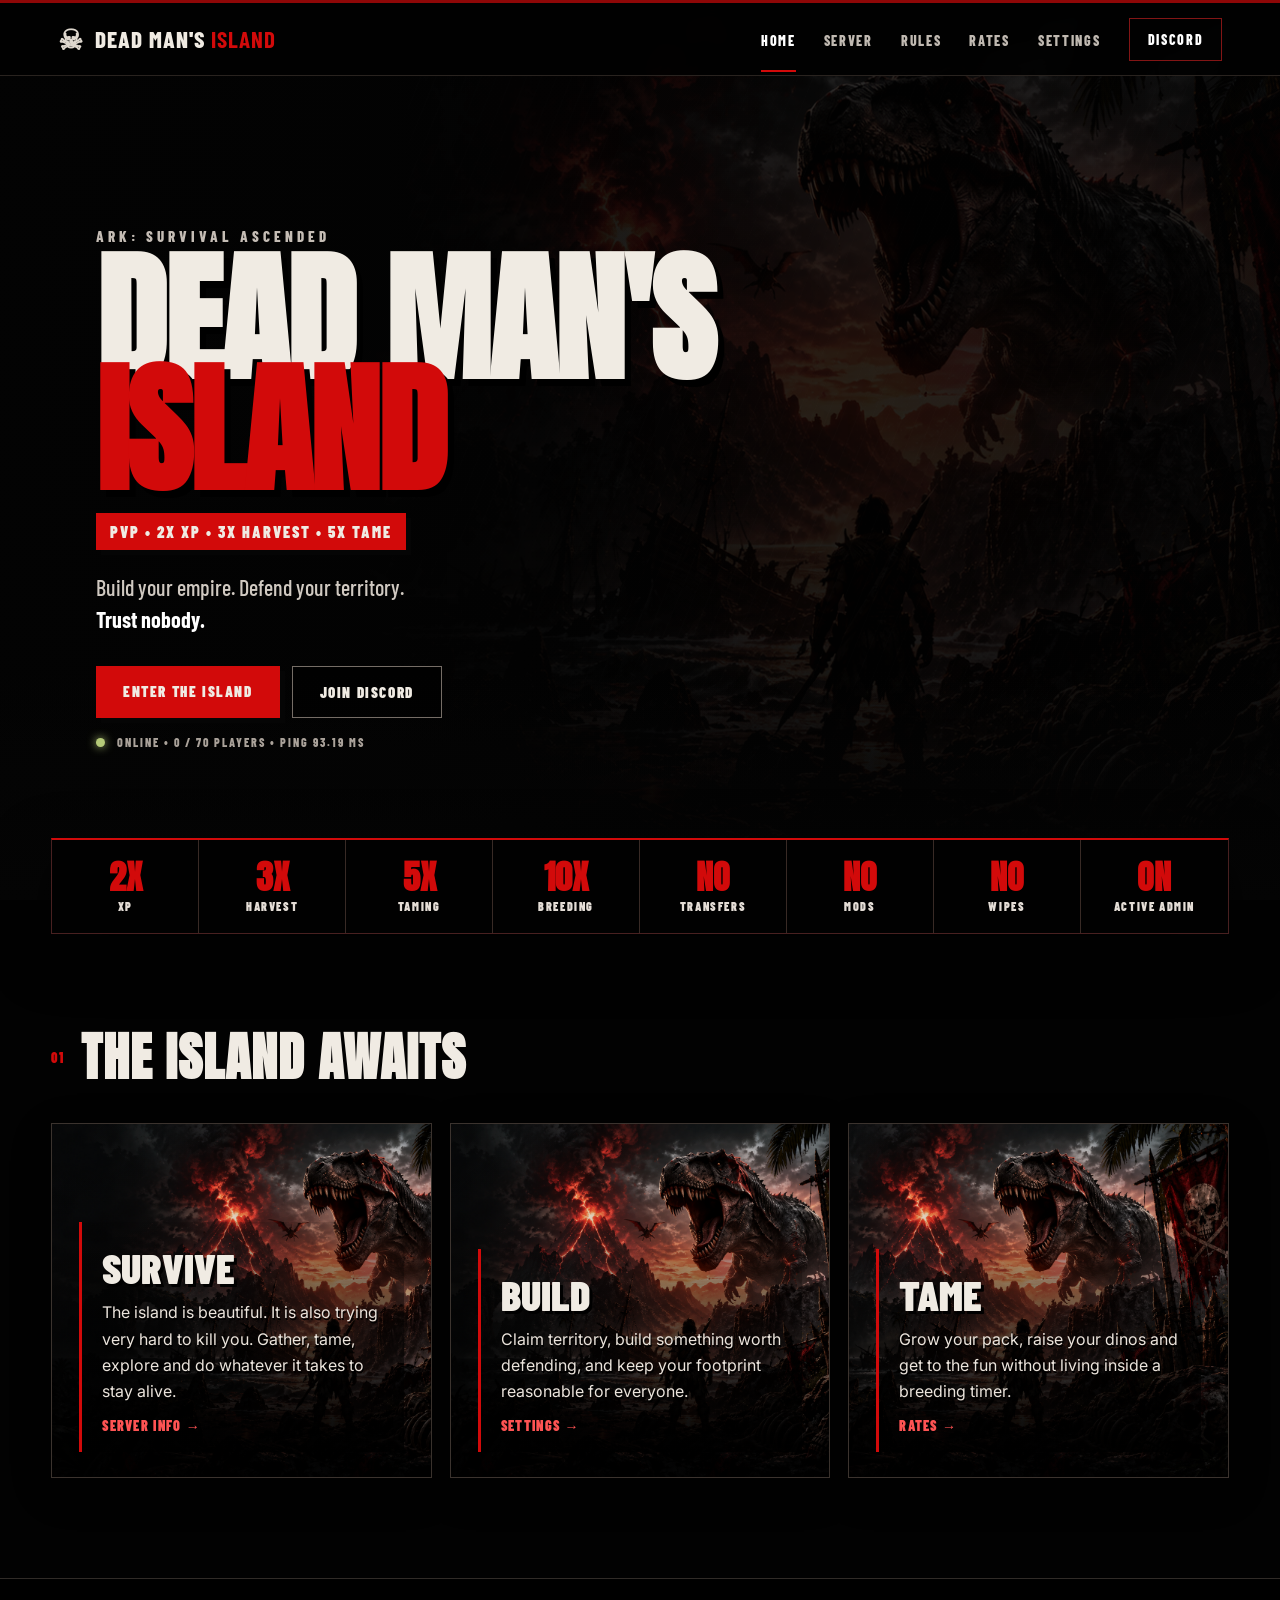
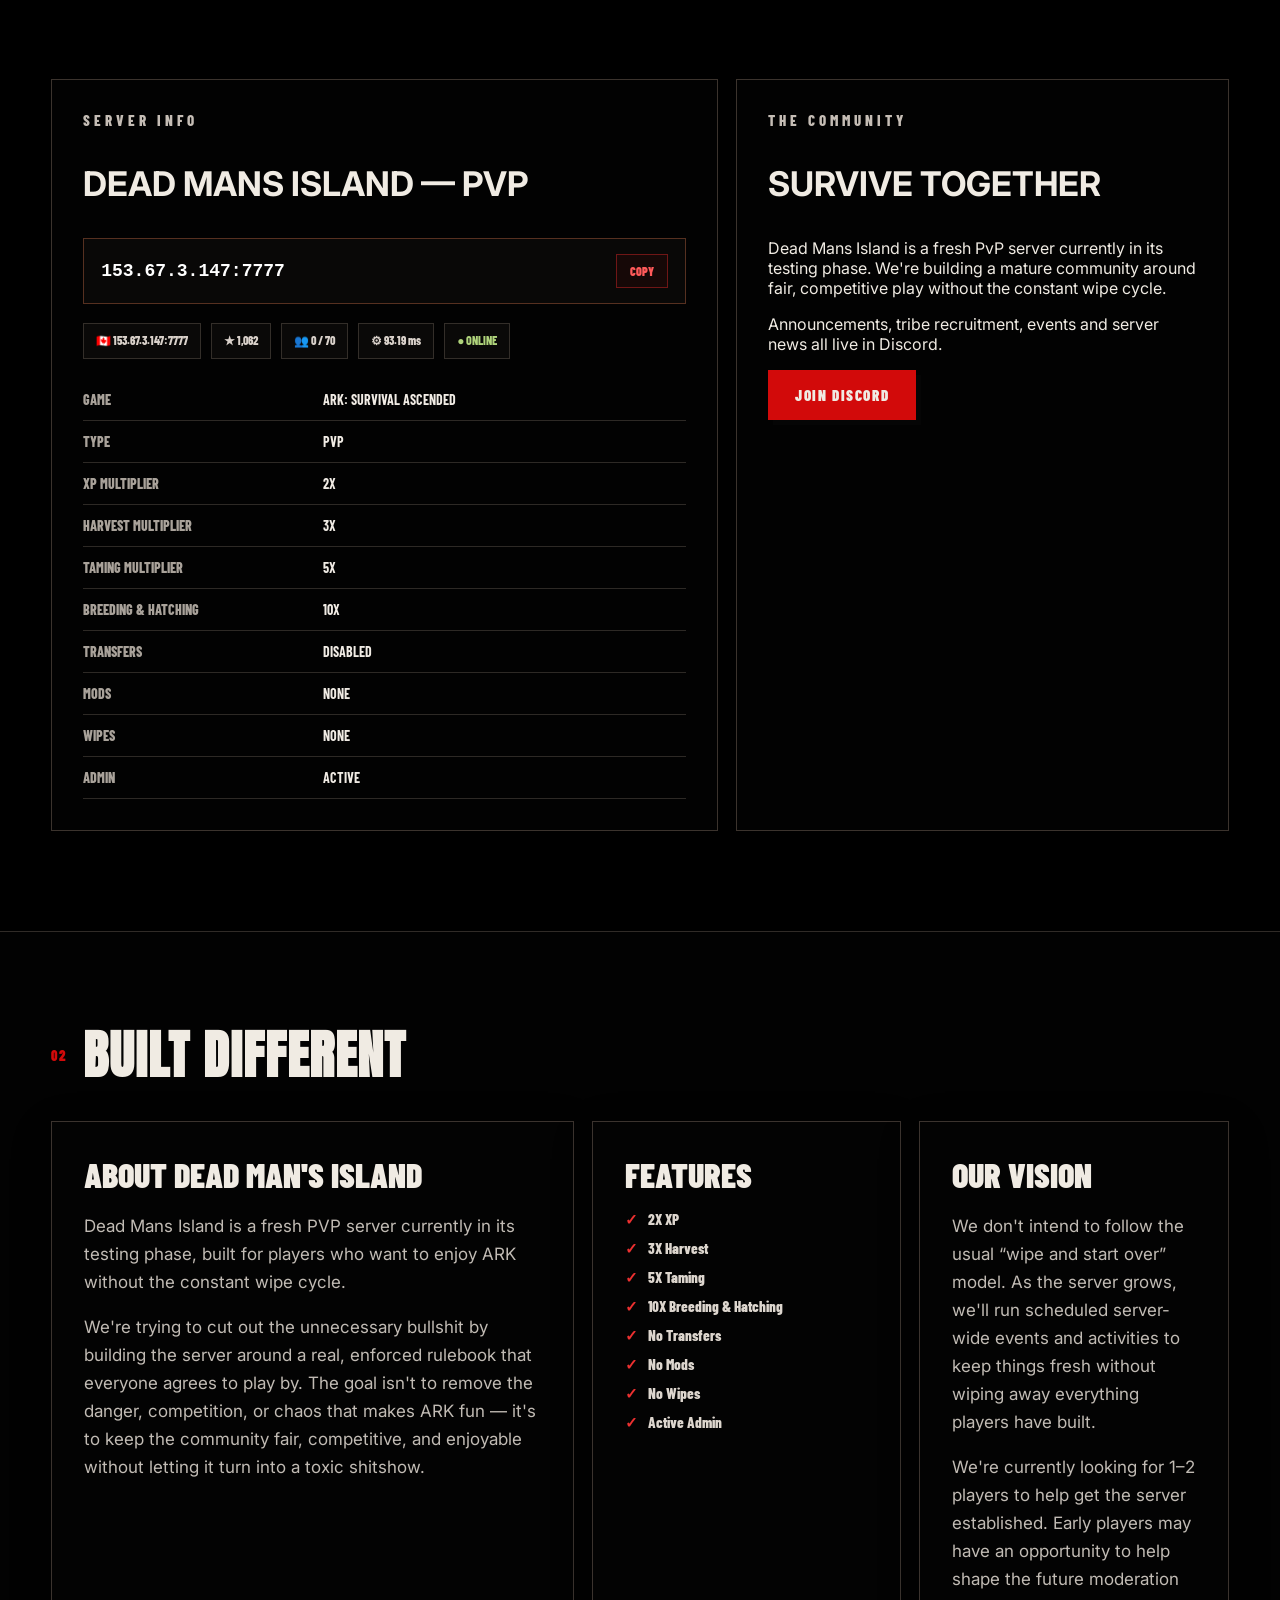
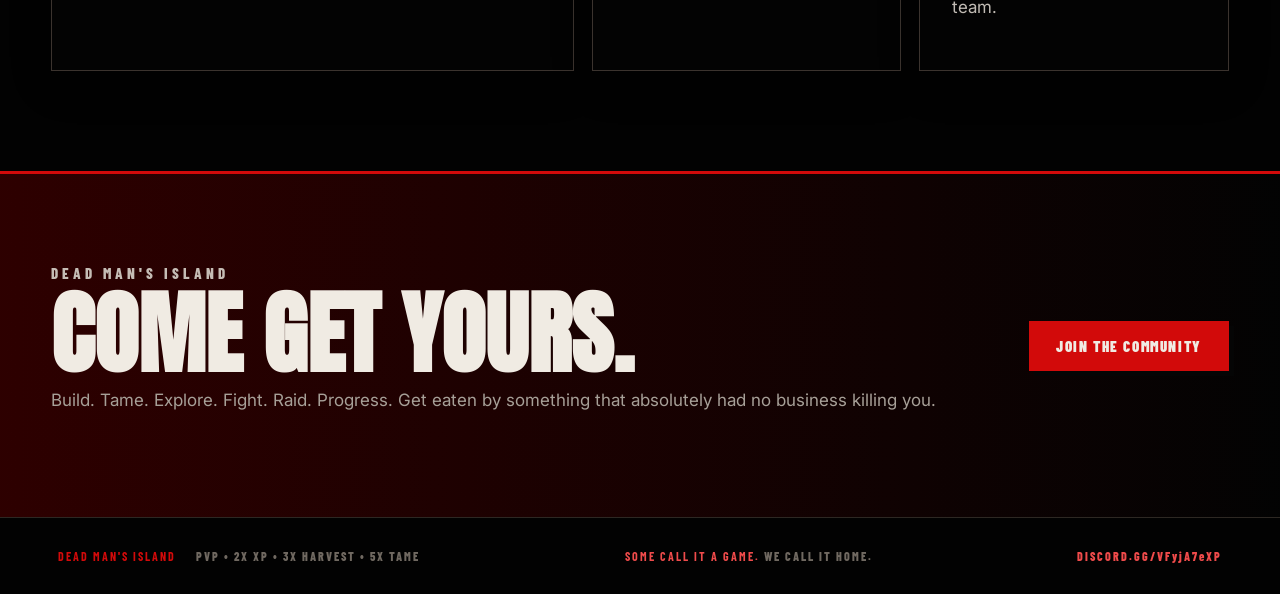
<file: index.html>
<!doctype html><html lang="en"><head><meta charset="utf-8"><meta name="viewport" content="width=device-width,initial-scale=1"><title>Home — Dead Man's Island</title><link rel="stylesheet" href="style.css"></head><body><header class="site-header">
  <a class="logo" href="index.html"><span class="skull">☠</span><span>DEAD MAN'S <b>ISLAND</b></span></a>
  <button class="menu-toggle" aria-label="Open menu">☰</button>
  <nav class="nav-links">
    <a href="index.html">HOME</a><a href="server.html">SERVER</a><a href="rules.html">RULES</a><a href="rates.html">RATES</a><a href="settings.html">SETTINGS</a>
    <a class="discord-link" href="https://discord.gg/VFyjA7eXP" target="_blank" rel="noopener">DISCORD</a>
  </nav>
</header>
<section class="hero"><div class="hero-content">
<div class="eyebrow">ARK: SURVIVAL ASCENDED</div>
<h1>DEAD MAN'S<br><span>ISLAND</span></h1>
<div class="sub">PVP • 2X XP • 3X HARVEST • 5X TAME</div>
<p>Build your empire. Defend your territory.<br><strong>Trust nobody.</strong></p>
<div class="actions"><a class="btn red" href="server.html">ENTER THE ISLAND</a><a class="btn ghost" href="https://discord.gg/VFyjA7eXP" target="_blank" rel="noopener">JOIN DISCORD</a></div>
<div class="status"><i></i> ONLINE • 0 / 70 PLAYERS • PING 93.19 MS</div>
</div></section>

<div class="quick-rates">
<div class="q"><b>2X</b><span>XP</span></div><div class="q"><b>3X</b><span>HARVEST</span></div><div class="q"><b>5X</b><span>TAMING</span></div><div class="q"><b>10X</b><span>BREEDING</span></div>
<div class="q"><b>NO</b><span>TRANSFERS</span></div><div class="q"><b>NO</b><span>MODS</span></div><div class="q"><b>NO</b><span>WIPES</span></div><div class="q"><b>ON</b><span>ACTIVE ADMIN</span></div>
</div>

<section class="section"><div class="wrap"><div class="section-head"><span class="num">01</span><h2>THE ISLAND AWAITS</h2></div>
<div class="grid3">
<article class="panel image-card" style="background-image:url('assets/island.jpg');background-position:center"><div class="inner"><h3>SURVIVE</h3><p>The island is beautiful. It is also trying very hard to kill you. Gather, tame, explore and do whatever it takes to stay alive.</p><a class="link-arrow" href="server.html">SERVER INFO →</a></div></article>
<article class="panel image-card" style="background-image:url('assets/hero.jpg');background-position:67% center"><div class="inner"><h3>BUILD</h3><p>Claim territory, build something worth defending, and keep your footprint reasonable for everyone.</p><a class="link-arrow" href="settings.html">SETTINGS →</a></div></article>
<article class="panel image-card" style="background-image:url('assets/hero.jpg');background-position:93% center"><div class="inner"><h3>TAME</h3><p>Grow your pack, raise your dinos and get to the fun without living inside a breeding timer.</p><a class="link-arrow" href="rates.html">RATES →</a></div></article>
</div></div></section>

<section class="darkband"><div class="section"><div class="wrap">
<div class="info-list">
<div class="info-box"><div class="eyebrow">SERVER INFO</div><h3>DEAD MANS ISLAND — PVP</h3>
<div class="server-address"><code>153.67.3.147:7777</code><button class="copy-btn" onclick="copyAddress()">COPY</button></div>
<div class="listing-meta"><span class="badge">🇨🇦 153.67.3.147:7777</span><span class="badge">★ 1,062</span><span class="badge">👥 0 / 70</span><span class="badge">⚙ 93.19 ms</span><span class="badge online">● ONLINE</span></div>
<div class="stat-table">
<div class="stat-row"><span>GAME</span><b>ARK: SURVIVAL ASCENDED</b></div><div class="stat-row"><span>TYPE</span><b>PVP</b></div><div class="stat-row"><span>XP MULTIPLIER</span><b>2X</b></div><div class="stat-row"><span>HARVEST MULTIPLIER</span><b>3X</b></div><div class="stat-row"><span>TAMING MULTIPLIER</span><b>5X</b></div><div class="stat-row"><span>BREEDING & HATCHING</span><b>10X</b></div><div class="stat-row"><span>TRANSFERS</span><b>DISABLED</b></div><div class="stat-row"><span>MODS</span><b>NONE</b></div><div class="stat-row"><span>WIPES</span><b>NONE</b></div><div class="stat-row"><span>ADMIN</span><b>ACTIVE</b></div>
</div></div>
<div class="info-box"><div class="eyebrow">THE COMMUNITY</div><h3>SURVIVE TOGETHER</h3><p>Dead Mans Island is a fresh PvP server currently in its testing phase. We're building a mature community around fair, competitive play without the constant wipe cycle.</p><p>Announcements, tribe recruitment, events and server news all live in Discord.</p><a class="btn red" href="https://discord.gg/VFyjA7eXP" target="_blank" rel="noopener">JOIN DISCORD</a></div>
</div></div></div></section>

<section class="section"><div class="wrap"><div class="section-head"><span class="num">02</span><h2>BUILT DIFFERENT</h2></div>
<div class="about-grid">
<div class="panel pad"><h3>ABOUT DEAD MAN'S <span class="accent">ISLAND</span></h3><p>Dead Mans Island is a fresh PVP server currently in its testing phase, built for players who want to enjoy ARK without the constant wipe cycle.</p><p>We're trying to cut out the unnecessary bullshit by building the server around a real, enforced rulebook that everyone agrees to play by. The goal isn't to remove the danger, competition, or chaos that makes ARK fun — it's to keep the community fair, competitive, and enjoyable without letting it turn into a toxic shitshow.</p></div>
<div class="panel pad"><h3>FEATURES</h3><ul class="check-list"><li>2X XP</li><li>3X Harvest</li><li>5X Taming</li><li>10X Breeding & Hatching</li><li>No Transfers</li><li>No Mods</li><li>No Wipes</li><li>Active Admin</li></ul></div>
<div class="panel pad"><h3>OUR VISION</h3><p>We don't intend to follow the usual “wipe and start over” model. As the server grows, we'll run scheduled server-wide events and activities to keep things fresh without wiping away everything players have built.</p><p>We're currently looking for 1–2 players to help get the server established. Early players may have an opportunity to help shape the future moderation team.</p></div>
</div></div></section>

<section class="cta"><div class="wrap cta-inner"><div><div class="eyebrow">DEAD MAN'S ISLAND</div><h2>COME GET YOURS.</h2><p>Build. Tame. Explore. Fight. Raid. Progress. Get eaten by something that absolutely had no business killing you.</p></div><a class="btn red" href="https://discord.gg/VFyjA7eXP" target="_blank" rel="noopener">JOIN THE COMMUNITY</a></div></section>
<footer class="site-footer">
  <div><strong>DEAD MAN'S ISLAND</strong><span>PVP • 2X XP • 3X HARVEST • 5X TAME</span></div>
  <div class="footer-center"><b>SOME CALL IT A GAME.</b> WE CALL IT HOME.</div>
  <a href="https://discord.gg/VFyjA7eXP" target="_blank" rel="noopener">DISCORD.GG/VFyjA7eXP</a>
</footer><script src="site.js"></script></body></html>
</file>
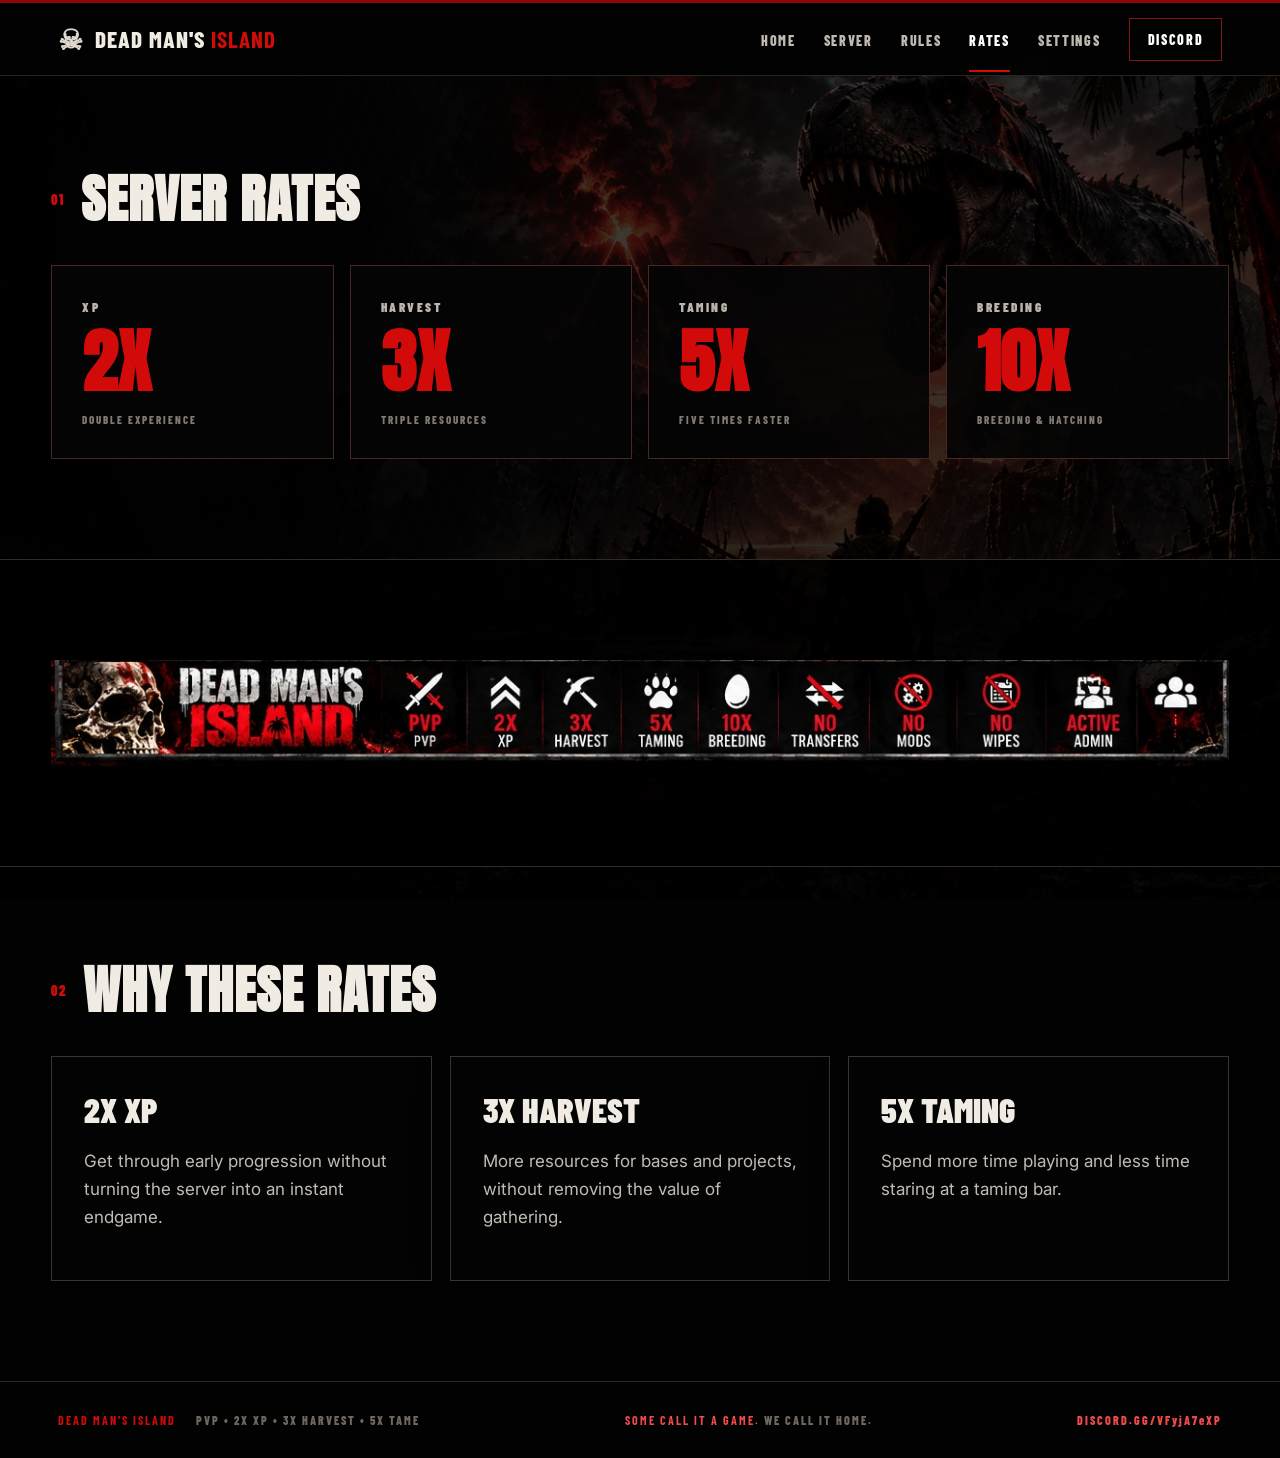
<file: rates.html>
<!doctype html><html lang="en"><head><meta charset="utf-8"><meta name="viewport" content="width=device-width,initial-scale=1"><title>Rates — Dead Man's Island</title><link rel="stylesheet" href="style.css"></head><body><header class="site-header">
  <a class="logo" href="index.html"><span class="skull">☠</span><span>DEAD MAN'S <b>ISLAND</b></span></a>
  <button class="menu-toggle" aria-label="Open menu">☰</button>
  <nav class="nav-links">
    <a href="index.html">HOME</a><a href="server.html">SERVER</a><a href="rules.html">RULES</a><a href="rates.html">RATES</a><a href="settings.html">SETTINGS</a>
    <a class="discord-link" href="https://discord.gg/VFyjA7eXP" target="_blank" rel="noopener">DISCORD</a>
  </nav>
</header>
<section class="section"><div class="wrap"><div class="section-head"><span class="num">01</span><h2>SERVER RATES</h2></div>
<div class="grid4"><div class="ratebox"><span>XP</span><strong>2X</strong><em>DOUBLE EXPERIENCE</em></div><div class="ratebox"><span>HARVEST</span><strong>3X</strong><em>TRIPLE RESOURCES</em></div><div class="ratebox"><span>TAMING</span><strong>5X</strong><em>FIVE TIMES FASTER</em></div><div class="ratebox"><span>BREEDING</span><strong>10X</strong><em>BREEDING & HATCHING</em></div></div></div></section>
<section class="darkband"><div class="section"><div class="rates-strip"><img src="assets/rates-banner.jpg" alt="Dead Mans Island rates and settings"></div></div></section>
<section class="section"><div class="wrap"><div class="section-head"><span class="num">02</span><h2>WHY THESE RATES</h2></div><div class="grid3">
<div class="panel pad"><h3>2X XP</h3><p>Get through early progression without turning the server into an instant endgame.</p></div>
<div class="panel pad"><h3>3X HARVEST</h3><p>More resources for bases and projects, without removing the value of gathering.</p></div>
<div class="panel pad"><h3>5X TAMING</h3><p>Spend more time playing and less time staring at a taming bar.</p></div>
</div></div></section>
<footer class="site-footer">
  <div><strong>DEAD MAN'S ISLAND</strong><span>PVP • 2X XP • 3X HARVEST • 5X TAME</span></div>
  <div class="footer-center"><b>SOME CALL IT A GAME.</b> WE CALL IT HOME.</div>
  <a href="https://discord.gg/VFyjA7eXP" target="_blank" rel="noopener">DISCORD.GG/VFyjA7eXP</a>
</footer><script src="site.js"></script></body></html>
</file>
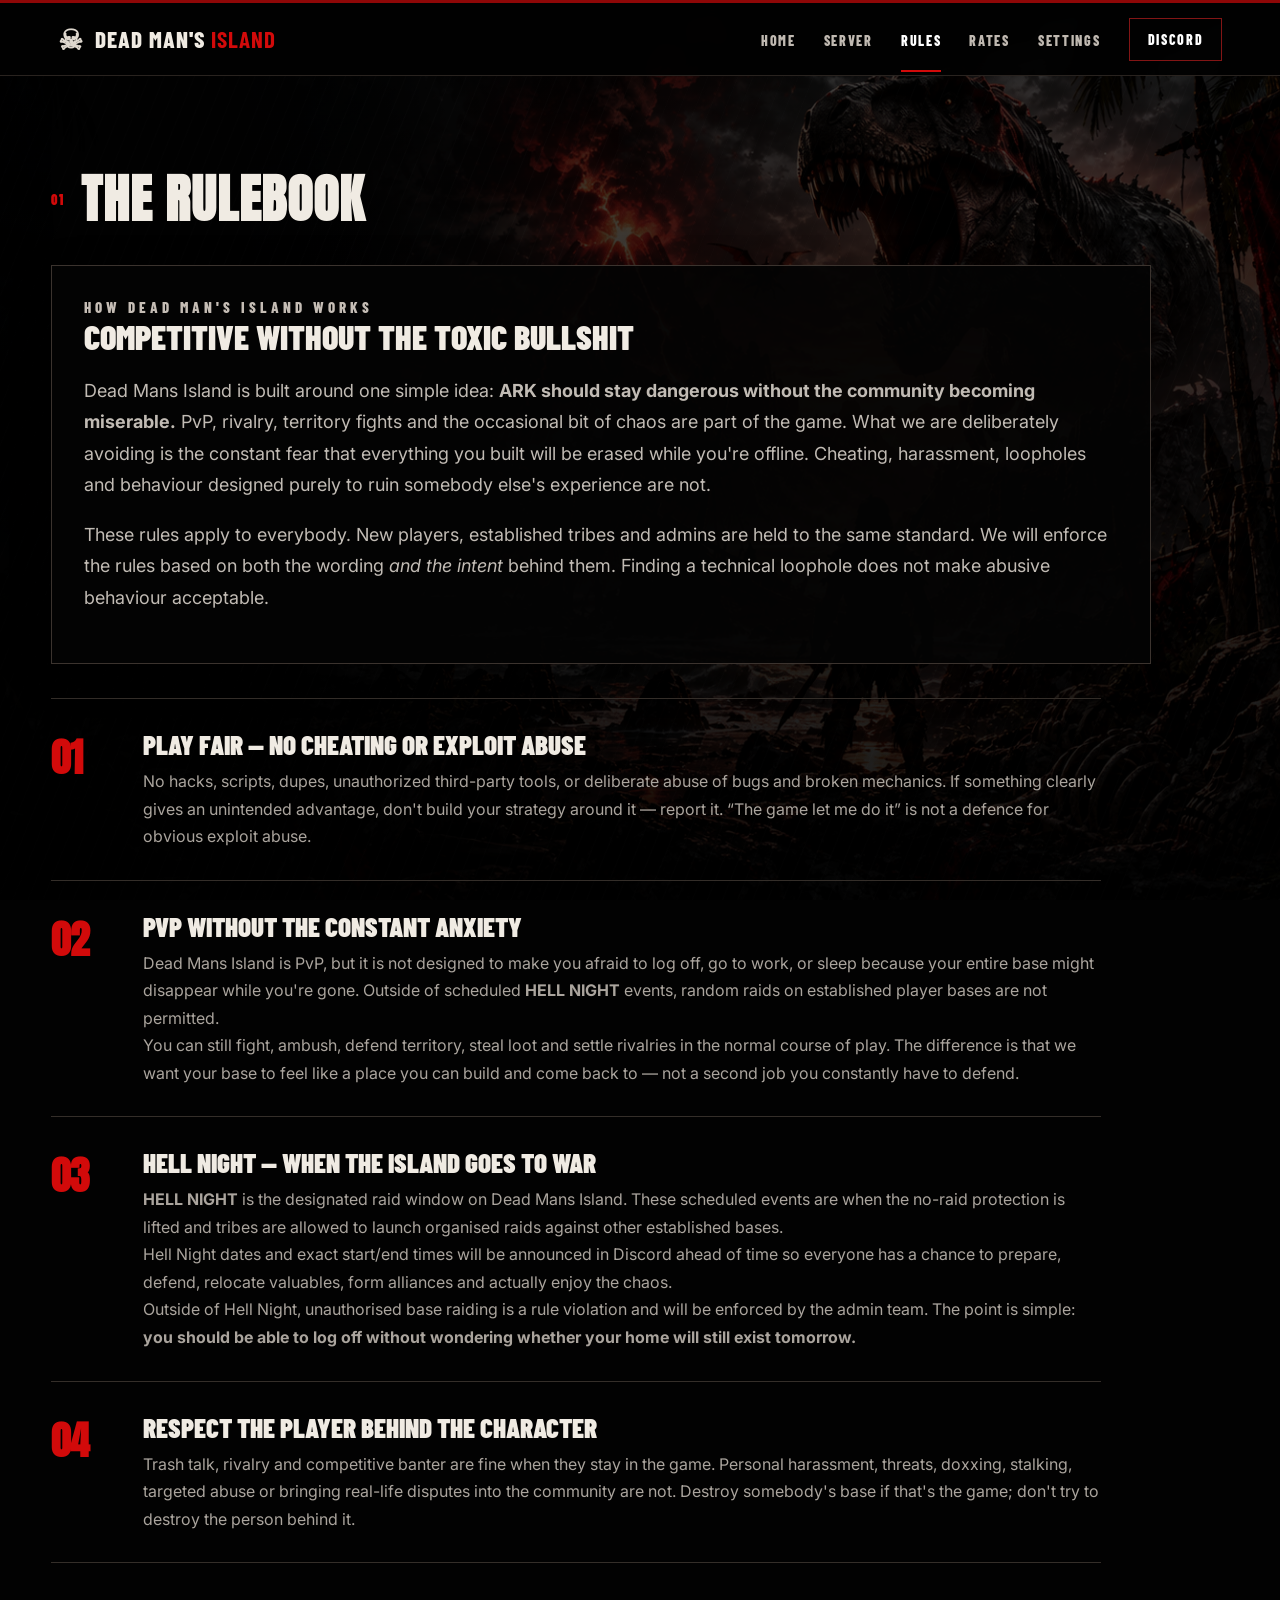
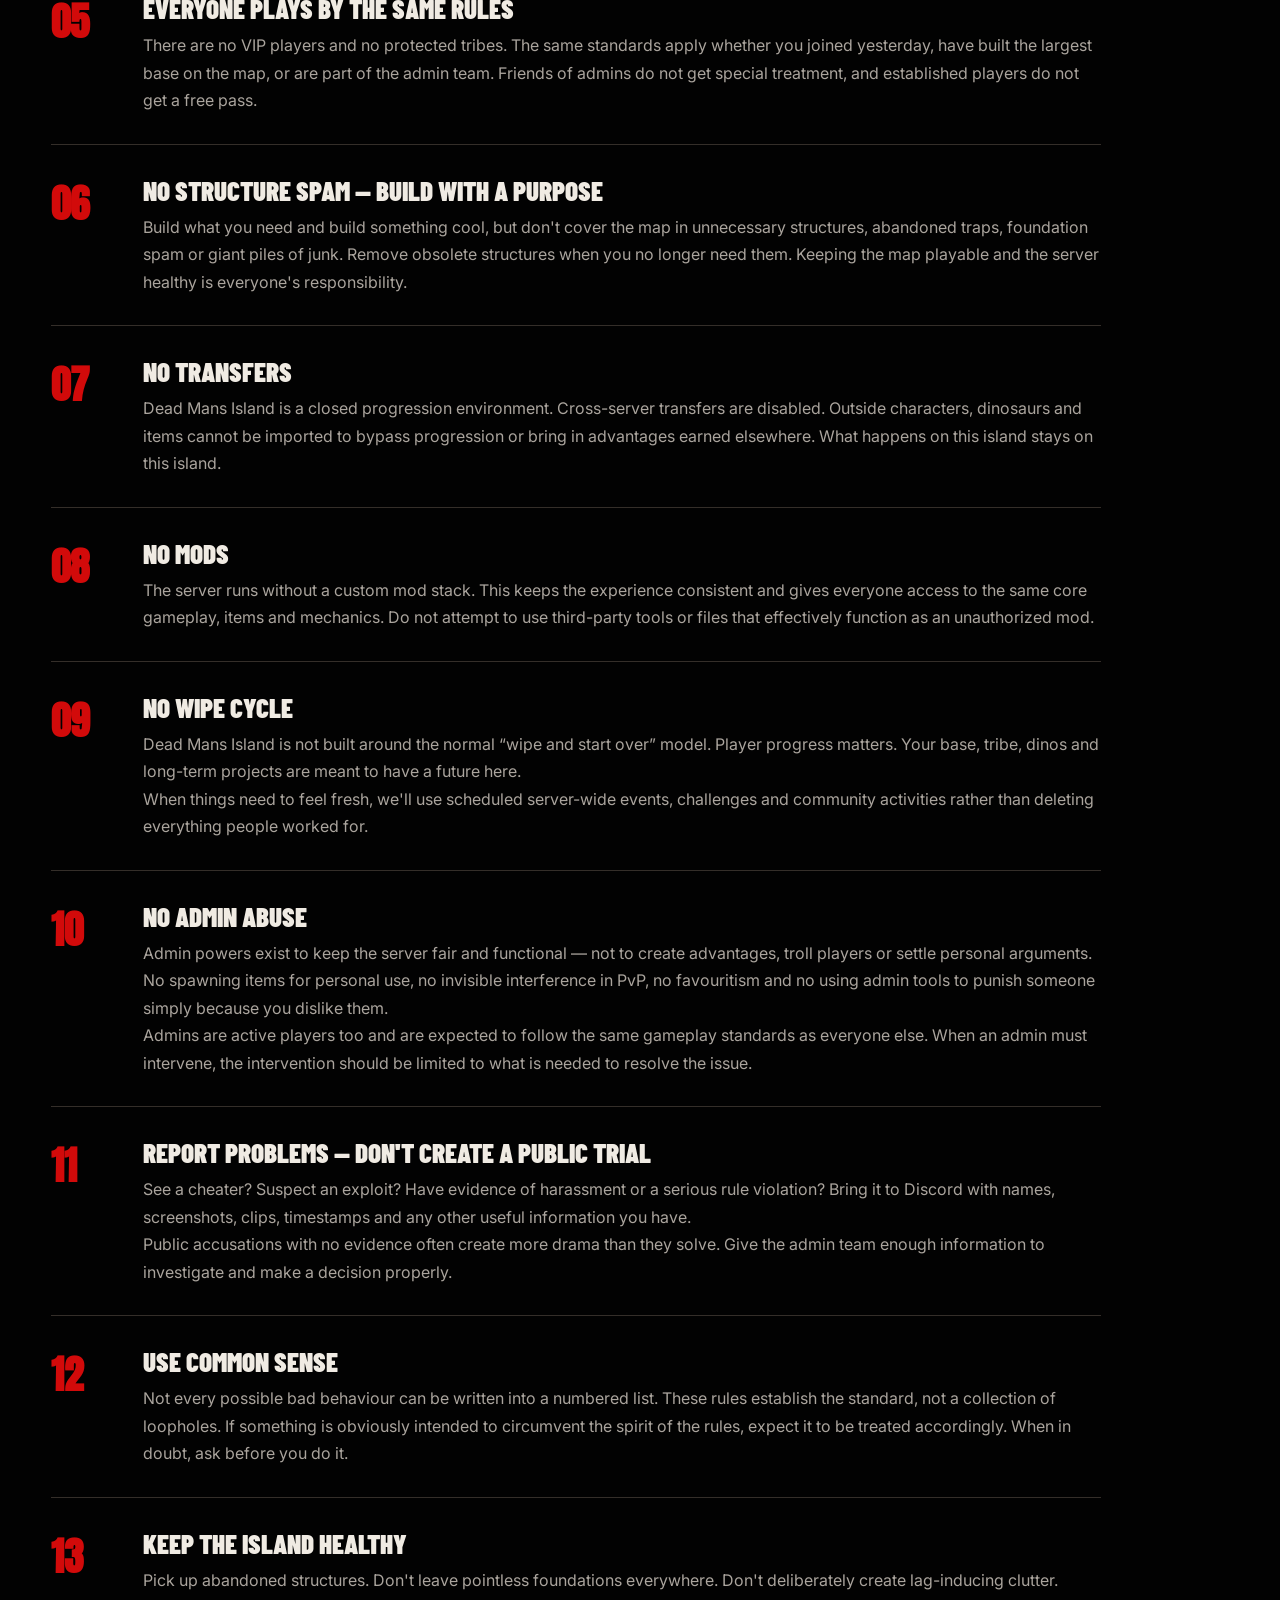
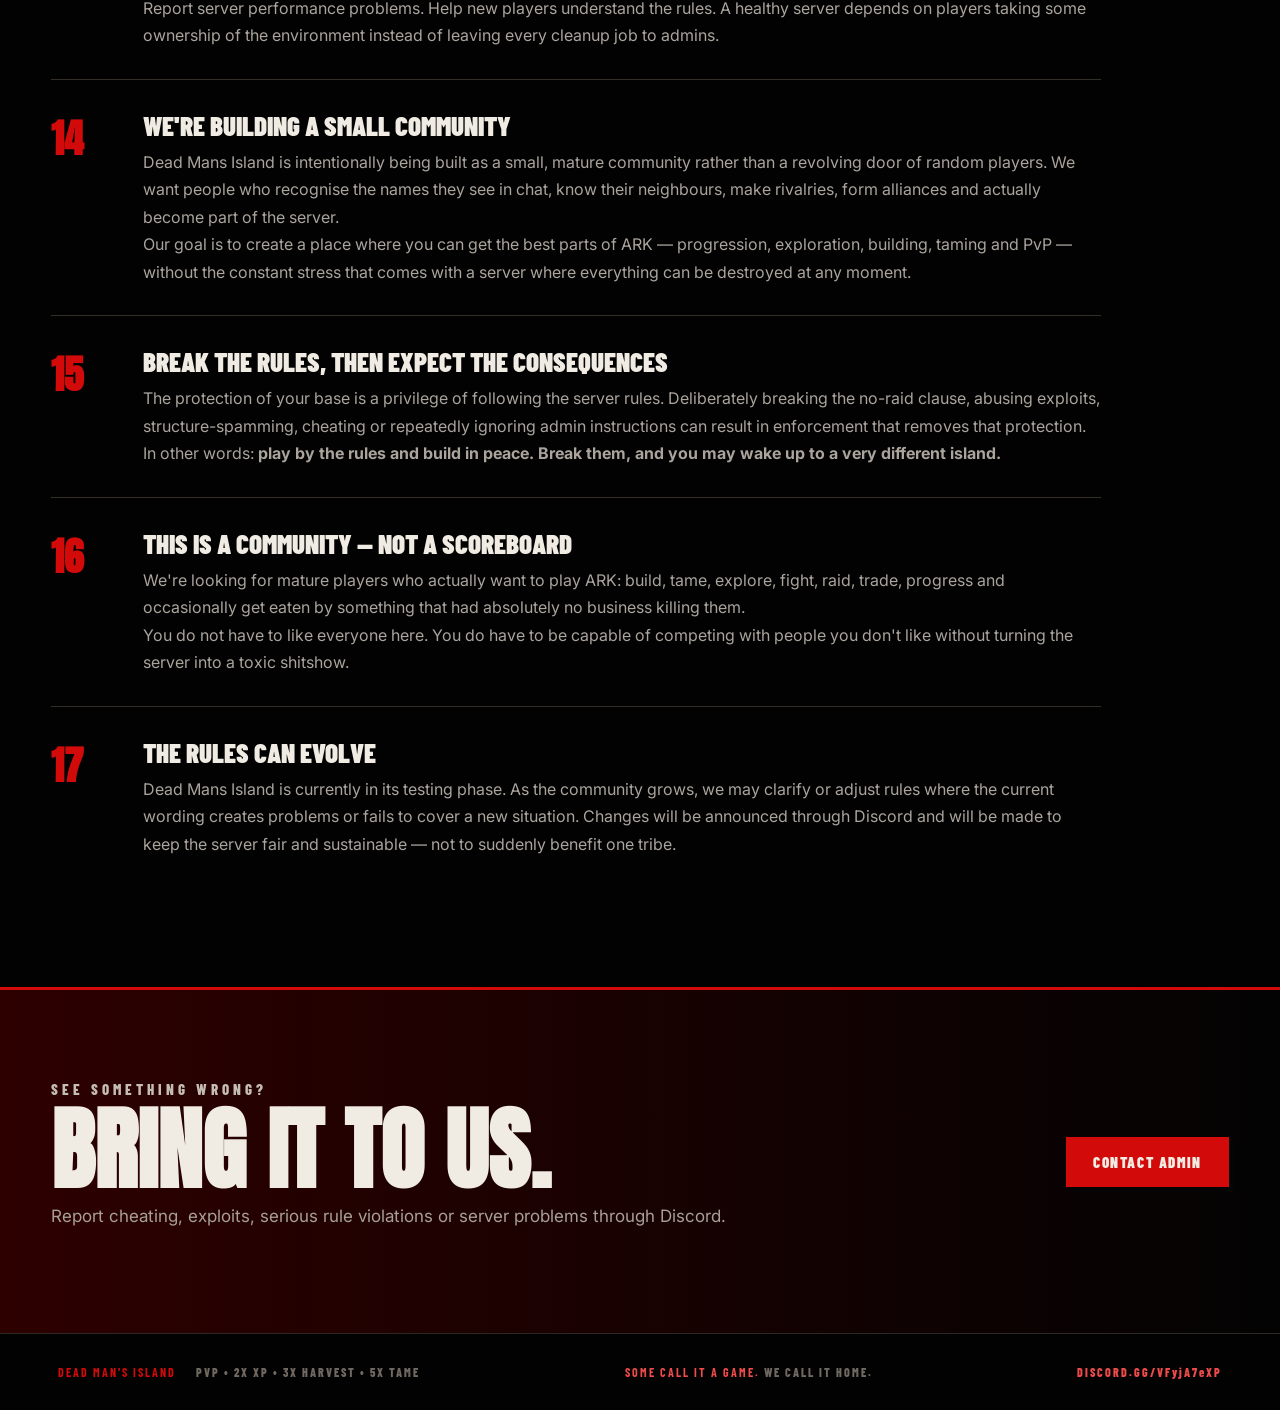
<file: rules.html>
<!doctype html><html lang="en"><head><meta charset="utf-8"><meta name="viewport" content="width=device-width,initial-scale=1"><title>Rules — Dead Man's Island</title><link rel="stylesheet" href="style.css"></head><body><header class="site-header">
  <a class="logo" href="index.html"><span class="skull">☠</span><span>DEAD MAN'S <b>ISLAND</b></span></a>
  <button class="menu-toggle" aria-label="Open menu">☰</button>
  <nav class="nav-links">
    <a href="index.html">HOME</a><a href="server.html">SERVER</a><a href="rules.html">RULES</a><a href="rates.html">RATES</a><a href="settings.html">SETTINGS</a>
    <a class="discord-link" href="https://discord.gg/VFyjA7eXP" target="_blank" rel="noopener">DISCORD</a>
  </nav>
</header>

<section class="section"><div class="wrap">
  <div class="section-head"><span class="num">01</span><h2>THE RULEBOOK</h2></div>

  <div class="panel pad" style="max-width:1100px;margin-bottom:34px">
    <div class="eyebrow">HOW DEAD MAN'S ISLAND WORKS</div>
    <h3>COMPETITIVE WITHOUT THE TOXIC BULLSHIT</h3>
    <p style="font-size:18px;line-height:1.75">
      Dead Mans Island is built around one simple idea: <strong>ARK should stay dangerous without the community becoming miserable.</strong>
      PvP, rivalry, territory fights and the occasional bit of chaos are part of the game. What we are deliberately avoiding is the constant fear that everything you built will be erased while you're offline. Cheating, harassment, loopholes and behaviour designed purely to ruin somebody else's experience are not.
    </p>
    <p style="font-size:18px;line-height:1.75">
      These rules apply to everybody. New players, established tribes and admins are held to the same standard.
      We will enforce the rules based on both the wording <em>and the intent</em> behind them. Finding a technical loophole does not make abusive behaviour acceptable.
    </p>
  </div>

  <div class="rules">

    <div class="rule"><strong>01</strong><div>
      <h3>PLAY FAIR — NO CHEATING OR EXPLOIT ABUSE</h3>
      <p>No hacks, scripts, dupes, unauthorized third-party tools, or deliberate abuse of bugs and broken mechanics. If something clearly gives an unintended advantage, don't build your strategy around it — report it. “The game let me do it” is not a defence for obvious exploit abuse.</p>
    </div></div>

    <div class="rule"><strong>02</strong><div>
      <h3>PVP WITHOUT THE CONSTANT ANXIETY</h3>
      <p>Dead Mans Island is PvP, but it is not designed to make you afraid to log off, go to work, or sleep because your entire base might disappear while you're gone. Outside of scheduled <strong>HELL NIGHT</strong> events, random raids on established player bases are not permitted.</p>
      <p>You can still fight, ambush, defend territory, steal loot and settle rivalries in the normal course of play. The difference is that we want your base to feel like a place you can build and come back to — not a second job you constantly have to defend.</p>
    </div></div>

    <div class="rule"><strong>03</strong><div>
      <h3>HELL NIGHT — WHEN THE ISLAND GOES TO WAR</h3>
      <p><strong>HELL NIGHT</strong> is the designated raid window on Dead Mans Island. These scheduled events are when the no-raid protection is lifted and tribes are allowed to launch organised raids against other established bases.</p>
      <p>Hell Night dates and exact start/end times will be announced in Discord ahead of time so everyone has a chance to prepare, defend, relocate valuables, form alliances and actually enjoy the chaos.</p>
      <p>Outside of Hell Night, unauthorised base raiding is a rule violation and will be enforced by the admin team. The point is simple: <strong>you should be able to log off without wondering whether your home will still exist tomorrow.</strong></p>
    </div></div>

    <div class="rule"><strong>04</strong><div>
      <h3>RESPECT THE PLAYER BEHIND THE CHARACTER</h3>
      <p>Trash talk, rivalry and competitive banter are fine when they stay in the game. Personal harassment, threats, doxxing, stalking, targeted abuse or bringing real-life disputes into the community are not. Destroy somebody's base if that's the game; don't try to destroy the person behind it.</p>
    </div></div>

    <div class="rule"><strong>05</strong><div>
      <h3>EVERYONE PLAYS BY THE SAME RULES</h3>
      <p>There are no VIP players and no protected tribes. The same standards apply whether you joined yesterday, have built the largest base on the map, or are part of the admin team. Friends of admins do not get special treatment, and established players do not get a free pass.</p>
    </div></div>

    <div class="rule"><strong>06</strong><div>
      <h3>NO STRUCTURE SPAM — BUILD WITH A PURPOSE</h3>
      <p>Build what you need and build something cool, but don't cover the map in unnecessary structures, abandoned traps, foundation spam or giant piles of junk. Remove obsolete structures when you no longer need them. Keeping the map playable and the server healthy is everyone's responsibility.</p>
    </div></div>

    <div class="rule"><strong>07</strong><div>
      <h3>NO TRANSFERS</h3>
      <p>Dead Mans Island is a closed progression environment. Cross-server transfers are disabled. Outside characters, dinosaurs and items cannot be imported to bypass progression or bring in advantages earned elsewhere. What happens on this island stays on this island.</p>
    </div></div>

    <div class="rule"><strong>08</strong><div>
      <h3>NO MODS</h3>
      <p>The server runs without a custom mod stack. This keeps the experience consistent and gives everyone access to the same core gameplay, items and mechanics. Do not attempt to use third-party tools or files that effectively function as an unauthorized mod.</p>
    </div></div>

    <div class="rule"><strong>09</strong><div>
      <h3>NO WIPE CYCLE</h3>
      <p>Dead Mans Island is not built around the normal “wipe and start over” model. Player progress matters. Your base, tribe, dinos and long-term projects are meant to have a future here.</p>
      <p>When things need to feel fresh, we'll use scheduled server-wide events, challenges and community activities rather than deleting everything people worked for.</p>
    </div></div>

    <div class="rule"><strong>10</strong><div>
      <h3>NO ADMIN ABUSE</h3>
      <p>Admin powers exist to keep the server fair and functional — not to create advantages, troll players or settle personal arguments. No spawning items for personal use, no invisible interference in PvP, no favouritism and no using admin tools to punish someone simply because you dislike them.</p>
      <p>Admins are active players too and are expected to follow the same gameplay standards as everyone else. When an admin must intervene, the intervention should be limited to what is needed to resolve the issue.</p>
    </div></div>

    <div class="rule"><strong>11</strong><div>
      <h3>REPORT PROBLEMS — DON'T CREATE A PUBLIC TRIAL</h3>
      <p>See a cheater? Suspect an exploit? Have evidence of harassment or a serious rule violation? Bring it to Discord with names, screenshots, clips, timestamps and any other useful information you have.</p>
      <p>Public accusations with no evidence often create more drama than they solve. Give the admin team enough information to investigate and make a decision properly.</p>
    </div></div>

    <div class="rule"><strong>12</strong><div>
      <h3>USE COMMON SENSE</h3>
      <p>Not every possible bad behaviour can be written into a numbered list. These rules establish the standard, not a collection of loopholes. If something is obviously intended to circumvent the spirit of the rules, expect it to be treated accordingly. When in doubt, ask before you do it.</p>
    </div></div>

    <div class="rule"><strong>13</strong><div>
      <h3>KEEP THE ISLAND HEALTHY</h3>
      <p>Pick up abandoned structures. Don't leave pointless foundations everywhere. Don't deliberately create lag-inducing clutter. Report server performance problems. Help new players understand the rules. A healthy server depends on players taking some ownership of the environment instead of leaving every cleanup job to admins.</p>
    </div></div>

    <div class="rule"><strong>14</strong><div>
      <h3>WE'RE BUILDING A SMALL COMMUNITY</h3>
      <p>Dead Mans Island is intentionally being built as a small, mature community rather than a revolving door of random players. We want people who recognise the names they see in chat, know their neighbours, make rivalries, form alliances and actually become part of the server.</p>
      <p>Our goal is to create a place where you can get the best parts of ARK — progression, exploration, building, taming and PvP — without the constant stress that comes with a server where everything can be destroyed at any moment.</p>
    </div></div>

    <div class="rule"><strong>15</strong><div>
      <h3>BREAK THE RULES, THEN EXPECT THE CONSEQUENCES</h3>
      <p>The protection of your base is a privilege of following the server rules. Deliberately breaking the no-raid clause, abusing exploits, structure-spamming, cheating or repeatedly ignoring admin instructions can result in enforcement that removes that protection.</p>
      <p>In other words: <strong>play by the rules and build in peace. Break them, and you may wake up to a very different island.</strong></p>
    </div></div>

    <div class="rule"><strong>16</strong><div>
      <h3>THIS IS A COMMUNITY — NOT A SCOREBOARD</h3>
      <p>We're looking for mature players who actually want to play ARK: build, tame, explore, fight, raid, trade, progress and occasionally get eaten by something that had absolutely no business killing them.</p>
      <p>You do not have to like everyone here. You do have to be capable of competing with people you don't like without turning the server into a toxic shitshow.</p>
    </div></div>

    <div class="rule"><strong>17</strong><div>
      <h3>THE RULES CAN EVOLVE</h3>
      <p>Dead Mans Island is currently in its testing phase. As the community grows, we may clarify or adjust rules where the current wording creates problems or fails to cover a new situation. Changes will be announced through Discord and will be made to keep the server fair and sustainable — not to suddenly benefit one tribe.</p>
    </div></div>

  </div>
</div></section>

<section class="cta"><div class="wrap cta-inner">
  <div><div class="eyebrow">SEE SOMETHING WRONG?</div><h2>BRING IT TO US.</h2><p>Report cheating, exploits, serious rule violations or server problems through Discord.</p></div>
  <a class="btn red" href="https://discord.gg/VFyjA7eXP" target="_blank" rel="noopener">CONTACT ADMIN</a>
</div></section>

<footer class="site-footer">
  <div><strong>DEAD MAN'S ISLAND</strong><span>PVP • 2X XP • 3X HARVEST • 5X TAME</span></div>
  <div class="footer-center"><b>SOME CALL IT A GAME.</b> WE CALL IT HOME.</div>
  <a href="https://discord.gg/VFyjA7eXP" target="_blank" rel="noopener">DISCORD.GG/VFyjA7eXP</a>
</footer><script src="site.js"></script></body></html>
</file>
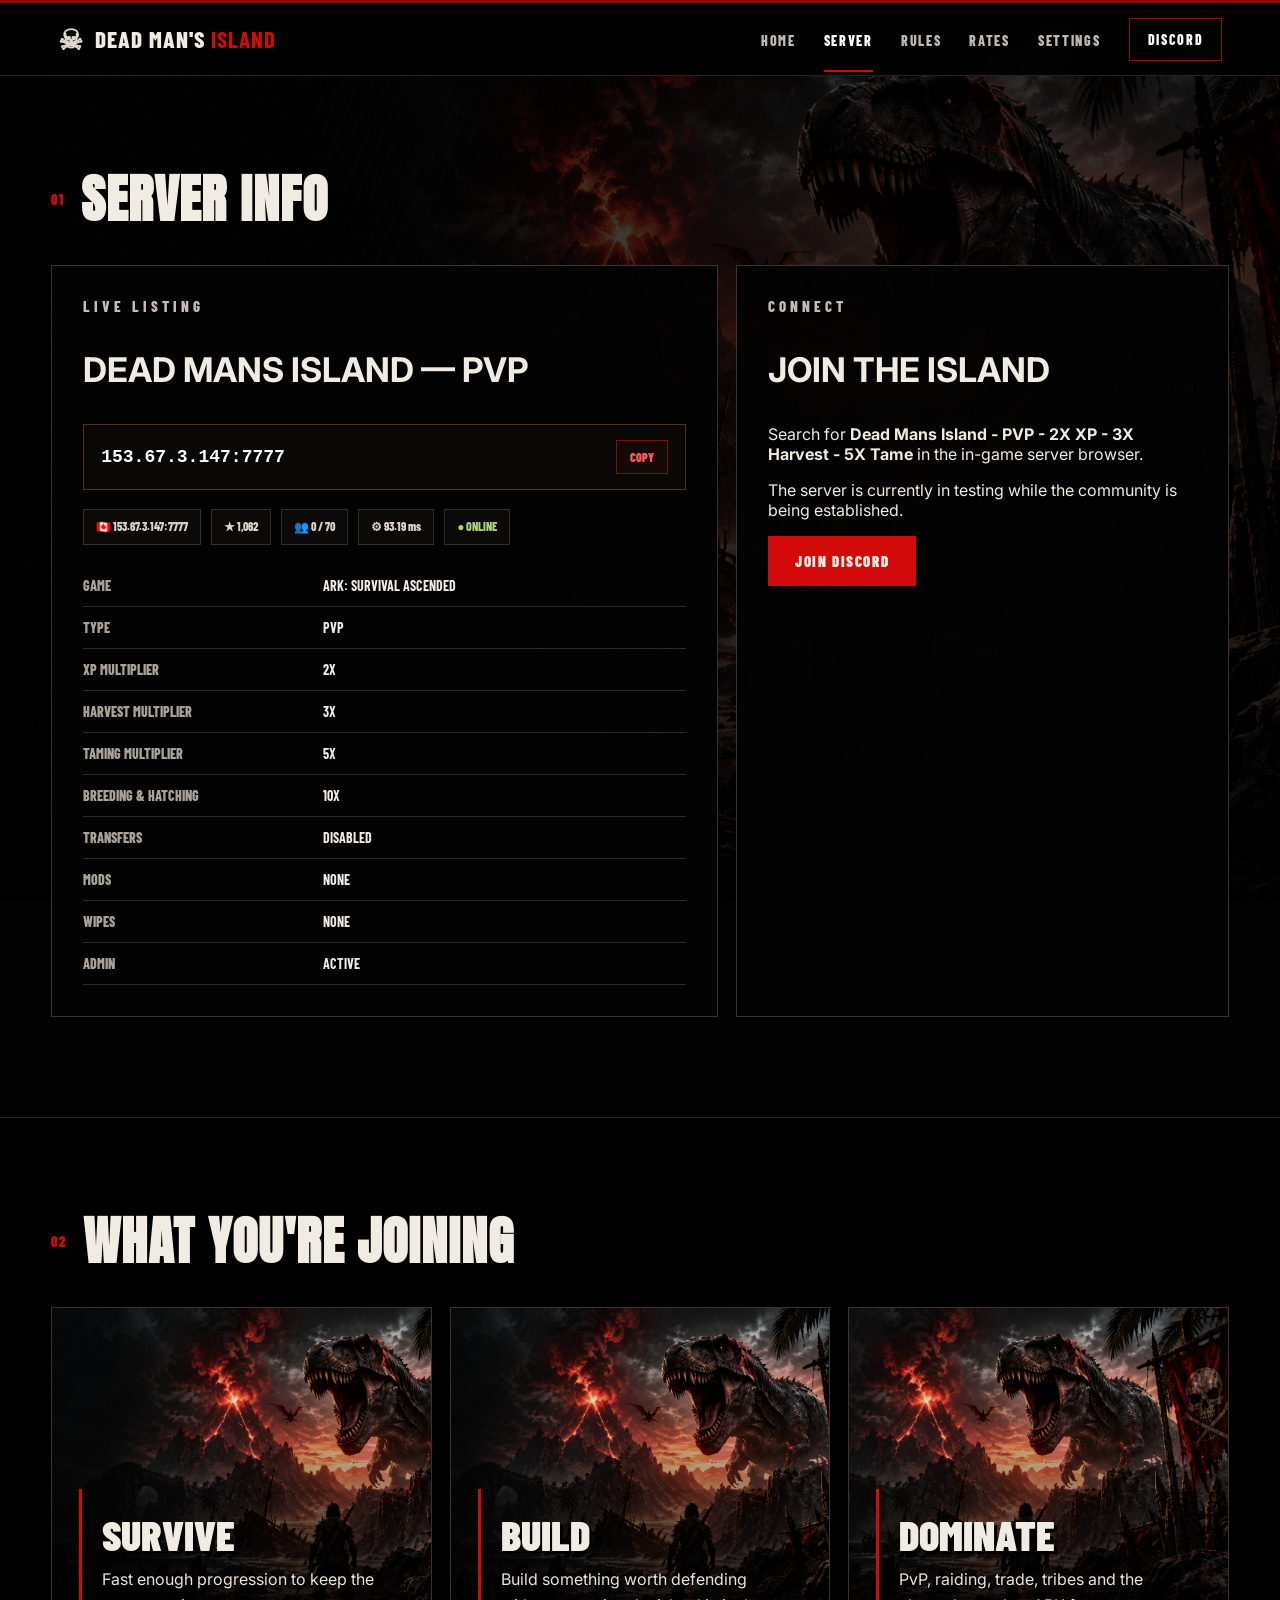
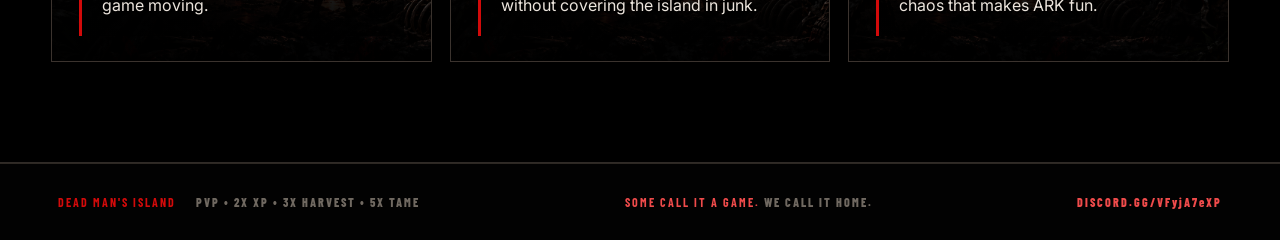
<file: server.html>
<!doctype html><html lang="en"><head><meta charset="utf-8"><meta name="viewport" content="width=device-width,initial-scale=1"><title>Server — Dead Man's Island</title><link rel="stylesheet" href="style.css"></head><body><header class="site-header">
  <a class="logo" href="index.html"><span class="skull">☠</span><span>DEAD MAN'S <b>ISLAND</b></span></a>
  <button class="menu-toggle" aria-label="Open menu">☰</button>
  <nav class="nav-links">
    <a href="index.html">HOME</a><a href="server.html">SERVER</a><a href="rules.html">RULES</a><a href="rates.html">RATES</a><a href="settings.html">SETTINGS</a>
    <a class="discord-link" href="https://discord.gg/VFyjA7eXP" target="_blank" rel="noopener">DISCORD</a>
  </nav>
</header>
<section class="section"><div class="wrap"><div class="section-head"><span class="num">01</span><h2>SERVER INFO</h2></div>
<div class="info-list"><div class="info-box"><div class="eyebrow">LIVE LISTING</div><h3>DEAD MANS ISLAND — PVP</h3>
<div class="server-address"><code>153.67.3.147:7777</code><button class="copy-btn" onclick="copyAddress()">COPY</button></div>
<div class="listing-meta"><span class="badge">🇨🇦 153.67.3.147:7777</span><span class="badge">★ 1,062</span><span class="badge">👥 0 / 70</span><span class="badge">⚙ 93.19 ms</span><span class="badge online">● ONLINE</span></div>
<div class="stat-table">
<div class="stat-row"><span>GAME</span><b>ARK: SURVIVAL ASCENDED</b></div><div class="stat-row"><span>TYPE</span><b>PVP</b></div><div class="stat-row"><span>XP MULTIPLIER</span><b>2X</b></div><div class="stat-row"><span>HARVEST MULTIPLIER</span><b>3X</b></div><div class="stat-row"><span>TAMING MULTIPLIER</span><b>5X</b></div><div class="stat-row"><span>BREEDING & HATCHING</span><b>10X</b></div><div class="stat-row"><span>TRANSFERS</span><b>DISABLED</b></div><div class="stat-row"><span>MODS</span><b>NONE</b></div><div class="stat-row"><span>WIPES</span><b>NONE</b></div><div class="stat-row"><span>ADMIN</span><b>ACTIVE</b></div>
</div></div>
<div class="info-box"><div class="eyebrow">CONNECT</div><h3>JOIN THE ISLAND</h3><p>Search for <strong>Dead Mans Island - PVP - 2X XP - 3X Harvest - 5X Tame</strong> in the in-game server browser.</p><p>The server is currently in testing while the community is being established.</p><a class="btn red" href="https://discord.gg/VFyjA7eXP" target="_blank" rel="noopener">JOIN DISCORD</a></div></div></div></section>
<section class="section darkband"><div class="wrap"><div class="section-head"><span class="num">02</span><h2>WHAT YOU'RE JOINING</h2></div><div class="grid3">
<article class="panel image-card" style="background-image:url('assets/island.jpg')"><div class="inner"><h3>SURVIVE</h3><p>Fast enough progression to keep the game moving.</p></div></article>
<article class="panel image-card" style="background-image:url('assets/hero.jpg');background-position:66% center"><div class="inner"><h3>BUILD</h3><p>Build something worth defending without covering the island in junk.</p></div></article>
<article class="panel image-card" style="background-image:url('assets/hero.jpg');background-position:92% center"><div class="inner"><h3>DOMINATE</h3><p>PvP, raiding, trade, tribes and the chaos that makes ARK fun.</p></div></article>
</div></div></section>
<footer class="site-footer">
  <div><strong>DEAD MAN'S ISLAND</strong><span>PVP • 2X XP • 3X HARVEST • 5X TAME</span></div>
  <div class="footer-center"><b>SOME CALL IT A GAME.</b> WE CALL IT HOME.</div>
  <a href="https://discord.gg/VFyjA7eXP" target="_blank" rel="noopener">DISCORD.GG/VFyjA7eXP</a>
</footer><script src="site.js"></script></body></html>
</file>
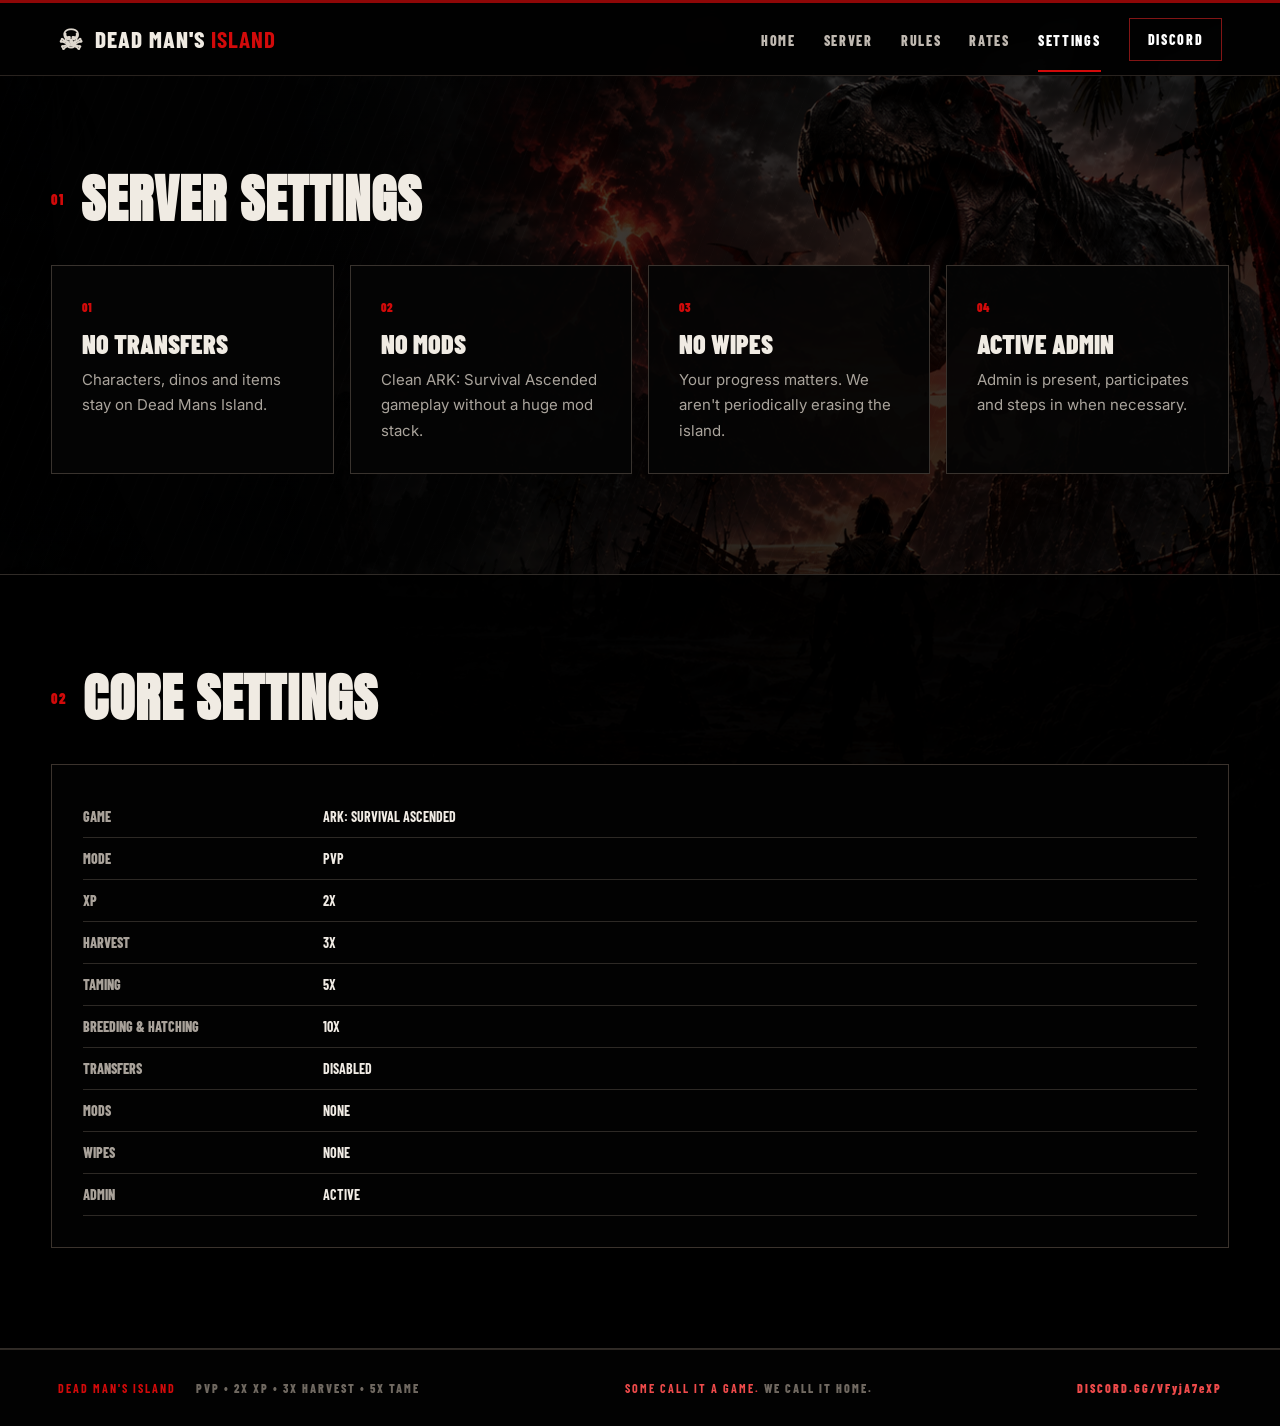
<file: settings.html>
<!doctype html><html lang="en"><head><meta charset="utf-8"><meta name="viewport" content="width=device-width,initial-scale=1"><title>Settings — Dead Man's Island</title><link rel="stylesheet" href="style.css"></head><body><header class="site-header">
  <a class="logo" href="index.html"><span class="skull">☠</span><span>DEAD MAN'S <b>ISLAND</b></span></a>
  <button class="menu-toggle" aria-label="Open menu">☰</button>
  <nav class="nav-links">
    <a href="index.html">HOME</a><a href="server.html">SERVER</a><a href="rules.html">RULES</a><a href="rates.html">RATES</a><a href="settings.html">SETTINGS</a>
    <a class="discord-link" href="https://discord.gg/VFyjA7eXP" target="_blank" rel="noopener">DISCORD</a>
  </nav>
</header>
<section class="section"><div class="wrap"><div class="section-head"><span class="num">01</span><h2>SERVER SETTINGS</h2></div>
<div class="grid4"><div class="setting"><b>01</b><h3>NO TRANSFERS</h3><p>Characters, dinos and items stay on Dead Mans Island.</p></div><div class="setting"><b>02</b><h3>NO MODS</h3><p>Clean ARK: Survival Ascended gameplay without a huge mod stack.</p></div><div class="setting"><b>03</b><h3>NO WIPES</h3><p>Your progress matters. We aren't periodically erasing the island.</p></div><div class="setting"><b>04</b><h3>ACTIVE ADMIN</h3><p>Admin is present, participates and steps in when necessary.</p></div></div></div></section>
<section class="section darkband"><div class="wrap"><div class="section-head"><span class="num">02</span><h2>CORE SETTINGS</h2></div><div class="info-box"><div class="stat-table">
<div class="stat-row"><span>GAME</span><b>ARK: SURVIVAL ASCENDED</b></div><div class="stat-row"><span>MODE</span><b>PVP</b></div><div class="stat-row"><span>XP</span><b>2X</b></div><div class="stat-row"><span>HARVEST</span><b>3X</b></div><div class="stat-row"><span>TAMING</span><b>5X</b></div><div class="stat-row"><span>BREEDING & HATCHING</span><b>10X</b></div><div class="stat-row"><span>TRANSFERS</span><b>DISABLED</b></div><div class="stat-row"><span>MODS</span><b>NONE</b></div><div class="stat-row"><span>WIPES</span><b>NONE</b></div><div class="stat-row"><span>ADMIN</span><b>ACTIVE</b></div>
</div></div></div></section>
<footer class="site-footer">
  <div><strong>DEAD MAN'S ISLAND</strong><span>PVP • 2X XP • 3X HARVEST • 5X TAME</span></div>
  <div class="footer-center"><b>SOME CALL IT A GAME.</b> WE CALL IT HOME.</div>
  <a href="https://discord.gg/VFyjA7eXP" target="_blank" rel="noopener">DISCORD.GG/VFyjA7eXP</a>
</footer><script src="site.js"></script></body></html>
</file>
<file: style.css>
@import url('https://fonts.googleapis.com/css2?family=Anton&family=Barlow+Condensed:wght@400;500;600;700;800;900&family=Inter:wght@400;600;700;800&display=swap');
:root{--red:#d20a0a;--red-dark:#8e0707;--bone:#f0ebe3;--muted:#b4ada5;--panel:rgba(4,4,4,.91);--line:#352e29}
*{box-sizing:border-box}html{scroll-behavior:smooth}body{margin:0;background:#020202;color:var(--bone);font-family:Inter,Arial,sans-serif}
body:before{content:"";position:fixed;inset:0;z-index:-3;background:linear-gradient(rgba(0,0,0,.73),rgba(0,0,0,.83)),url("assets/hero.jpg") center/cover no-repeat}
body:after{content:"";position:fixed;inset:0;z-index:-2;pointer-events:none;background:radial-gradient(circle at 68% 18%,transparent 0 22%,rgba(0,0,0,.25) 46%,rgba(0,0,0,.78) 100%),repeating-linear-gradient(112deg,transparent 0 12px,rgba(255,255,255,.012) 13px,transparent 14px)}
a{text-decoration:none;color:inherit}
.site-header{position:sticky;top:0;z-index:30;height:76px;padding:0 4.5vw;display:flex;align-items:center;justify-content:space-between;background:rgba(2,2,2,.94);border-top:3px solid var(--red-dark);border-bottom:1px solid #29231f;backdrop-filter:blur(9px)}
.logo{display:flex;align-items:center;gap:11px;font:800 23px/1 "Barlow Condensed";letter-spacing:1px;white-space:nowrap}.logo b{color:var(--red)}.skull{font-size:28px;color:#ded7ce}
.nav-links{display:flex;align-items:center;gap:28px;font:800 14px "Barlow Condensed";letter-spacing:1.7px;color:#c0b9b1}.nav-links a{padding:25px 0 21px;border-bottom:2px solid transparent}.nav-links a:hover,.nav-links a.active{color:#fff;border-bottom-color:var(--red)}.nav-links .discord-link{border:1px solid #821515;padding:12px 18px;color:#fff}.menu-toggle{display:none;background:none;border:0;color:#fff;font-size:26px}
.hero{min-height:calc(100vh - 76px);position:relative;display:flex;align-items:center;overflow:hidden}.hero:before{content:"";position:absolute;inset:0;background:linear-gradient(90deg,rgba(3,3,3,.97) 0%,rgba(3,3,3,.83) 30%,rgba(3,3,3,.32) 63%,rgba(3,3,3,.48) 100%)}.hero:after{content:"";position:absolute;left:0;right:0;bottom:0;height:230px;background:linear-gradient(transparent,#050505)}
.hero-content{position:relative;z-index:2;padding:7.5vw;max-width:900px}.eyebrow{font:800 15px "Barlow Condensed";letter-spacing:4px;color:#c5bdb5}.hero h1{font:900 clamp(78px,11vw,170px)/.79 Anton;margin:19px 0 27px;letter-spacing:-2px;text-shadow:6px 7px #000}.hero h1 span{color:var(--red)}.hero .sub{display:inline-block;background:var(--red);padding:9px 14px;font:900 16px "Barlow Condensed";letter-spacing:2px;box-shadow:5px 5px #050505}.hero p{max-width:640px;font:500 22px/1.45 "Barlow Condensed";color:#d0c9c1}.hero p strong{color:#fff}.actions{display:flex;gap:12px;margin:30px 0 17px}.btn{display:inline-block;padding:16px 27px;font:900 15px "Barlow Condensed";letter-spacing:1.6px}.btn.red{background:var(--red);box-shadow:5px 5px #050505}.btn.red:hover{background:#ef0e0e}.btn.ghost{border:1px solid #756d66;background:rgba(0,0,0,.56)}.status{font:800 12px "Barlow Condensed";letter-spacing:2px;color:#aaa29a}.status i{display:inline-block;width:9px;height:9px;border-radius:50%;background:#b5ca78;box-shadow:0 0 10px #b5ca78;margin-right:8px}
.quick-rates{position:relative;z-index:4;margin:-62px auto 0;width:min(1220px,92%);background:rgba(2,2,2,.95);border:1px solid #482020;border-top:2px solid var(--red);display:grid;grid-template-columns:repeat(8,1fr);box-shadow:0 18px 55px rgba(0,0,0,.7)}.quick-rates .q{padding:20px 7px;text-align:center;border-right:1px solid #382a25}.quick-rates .q:last-child{border-right:0}.q b{display:block;font:900 34px Anton;color:var(--red);line-height:1}.q span{display:block;margin-top:5px;font:900 12px "Barlow Condensed";letter-spacing:1.6px;color:#e4ddd6}
.wrap{width:min(1240px,92%);margin:0 auto}.section{padding:100px 0}.section-head{display:flex;align-items:center;gap:16px;margin-bottom:42px}.section-head .num{font:900 14px "Barlow Condensed";color:var(--red);letter-spacing:2px}.section-head h2{font:900 52px/.9 Anton;margin:0;letter-spacing:1px}.grid3{display:grid;grid-template-columns:repeat(3,1fr);gap:18px}.grid4{display:grid;grid-template-columns:repeat(4,1fr);gap:16px}
.panel{background:var(--panel);border:1px solid #3b332e;position:relative;overflow:hidden;box-shadow:0 12px 40px rgba(0,0,0,.2)}.panel.pad{padding:32px}.panel h3{font:900 34px "Barlow Condensed";margin:0 0 11px}.panel p{font-size:17px;line-height:1.65;color:#c1bbb4}
.image-card{min-height:355px;background-size:cover;background-position:center}.image-card:after{content:"";position:absolute;inset:0;background:linear-gradient(180deg,rgba(0,0,0,.05) 10%,rgba(0,0,0,.15) 35%,rgba(0,0,0,.93) 100%)}.image-card .inner{position:absolute;z-index:2;left:27px;right:27px;bottom:25px;padding:20px 20px 17px;background:linear-gradient(180deg,rgba(0,0,0,.12),rgba(0,0,0,.83));border-left:3px solid var(--red)}.image-card h3{font-size:42px;text-shadow:3px 3px #000;margin:0 0 7px}.image-card p{font-size:16px;margin:0;color:#ebe4dc;text-shadow:1px 2px #000}.link-arrow{display:inline-block;color:#ff5353;font:900 14px "Barlow Condensed";letter-spacing:1.3px;margin-top:12px}
.darkband{background:rgba(1,1,1,.86);border-top:1px solid #302b27;border-bottom:1px solid #302b27}.info-list{display:grid;grid-template-columns:1.15fr .85fr;gap:18px}.info-box{padding:31px;background:rgba(3,3,3,.94);border:1px solid #3b332d}.info-box h3{font-size:34px}.stat-table{display:grid;grid-template-columns:1fr}.stat-row{display:grid;grid-template-columns:220px 1fr;gap:20px;padding:12px 0;border-bottom:1px solid #2d2925;font:800 14px "Barlow Condensed";color:#a9a29a}.stat-row b{color:#f0ebe4}.online{color:#afd37b!important}.server-address{display:flex;align-items:center;justify-content:space-between;gap:15px;margin:19px 0;padding:15px 17px;border:1px solid #563020;background:#090807}.server-address code{font:800 18px monospace;color:#fff}.copy-btn{border:1px solid #6f1616;background:#160807;color:#ff5a5a;padding:9px 13px;font:900 12px "Barlow Condensed";cursor:pointer}.listing-meta{display:flex;flex-wrap:wrap;gap:10px;margin:14px 0 20px}.badge{border:1px solid #332e29;padding:9px 12px;font:800 12px "Barlow Condensed";color:#d9d1ca;background:#0a0908}.rates-strip{width:min(1220px,92%);margin:0 auto}.rates-strip img{display:block;width:100%;height:auto}.rules{max-width:1050px}.rule{display:grid;grid-template-columns:72px 1fr;gap:20px;padding:29px 0;border-top:1px solid #342e29}.rule>strong{font:900 39px Anton;color:var(--red)}.rule h3{font:900 27px "Barlow Condensed";margin:0 0 8px}.rule p{margin:0;font-size:16px;line-height:1.72;color:#aaa49d}.ratebox{padding:30px;background:rgba(5,5,5,.91);border:1px solid #4b2424}.ratebox span{font:900 13px "Barlow Condensed";letter-spacing:2.5px;color:#bdb5ad}.ratebox strong{display:block;font:900 70px Anton;color:var(--red);line-height:1;margin:11px 0}.ratebox em{font:800 11px "Barlow Condensed";font-style:normal;letter-spacing:2px;color:#817a73}.setting{padding:30px;background:rgba(5,5,5,.91);border:1px solid #39332e}.setting b{font:900 12px "Barlow Condensed";color:var(--red)}.setting h3{font:900 26px "Barlow Condensed";margin:12px 0 8px}.setting p{font-size:15px;line-height:1.7;color:#aaa49c;margin:0}
.about-grid{display:grid;grid-template-columns:1.35fr .8fr .8fr;gap:18px}.about-grid .panel{min-height:100%}.check-list{list-style:none;margin:15px 0 0;padding:0}.check-list li{margin:10px 0;font:800 15px "Barlow Condensed";color:#ddd6ce}.check-list li:before{content:"✓";color:#ec3030;margin-right:10px}
.cta{padding:90px 0;background:linear-gradient(90deg,rgba(65,0,0,.7),rgba(3,3,3,.94));border-top:3px solid var(--red)}.cta-inner{display:flex;align-items:center;justify-content:space-between}.cta h2{font:900 clamp(50px,7vw,92px)/.86 Anton;margin:14px 0}.cta p{color:#a7a098;font-size:17px}.site-footer{padding:31px 4.5vw;background:#020202;border-top:1px solid #2d2823;display:flex;align-items:center;justify-content:space-between;font:800 12px "Barlow Condensed";letter-spacing:2px;color:#706961}.site-footer strong{color:var(--red);margin-right:20px}.site-footer a{color:#ef4b4b}.footer-center b{color:#ef4b4b}
@media(max-width:900px){.nav-links{gap:14px}.nav-links a{font-size:12px}.quick-rates{grid-template-columns:repeat(4,1fr)}.grid3,.grid4,.about-grid,.info-list{grid-template-columns:1fr 1fr}.hero-content{padding:90px 6vw}}
@media(max-width:650px){.site-header{height:66px;padding:0 18px}.nav-links{display:none;position:absolute;left:0;right:0;top:66px;flex-direction:column;gap:0;padding:12px 20px;background:#070707;border-bottom:1px solid #3b1717}.nav-links.open{display:flex}.nav-links a{width:100%;padding:13px 0;border-bottom:1px solid #211e1b}.nav-links .discord-link{text-align:center;margin-top:10px}.menu-toggle{display:block}.hero{min-height:690px}.hero-content{padding:72px 24px}.hero h1{font-size:78px}.hero .sub{font-size:12px}.hero p{font-size:18px}.quick-rates{margin:-45px auto 0;grid-template-columns:repeat(2,1fr)}.q{min-height:78px}.section{padding:70px 0}.section-head h2{font-size:40px}.wrap{width:90%}.grid3,.grid4,.about-grid,.info-list{grid-template-columns:1fr}.stat-row{grid-template-columns:1fr;gap:3px}.stat-row b{font-size:14px}.image-card{min-height:380px}.image-card h3{font-size:39px}.cta-inner{display:block}.site-footer{display:block;padding:26px 20px}.site-footer>div,.site-footer>a{display:block;margin:9px 0}}
</file>
